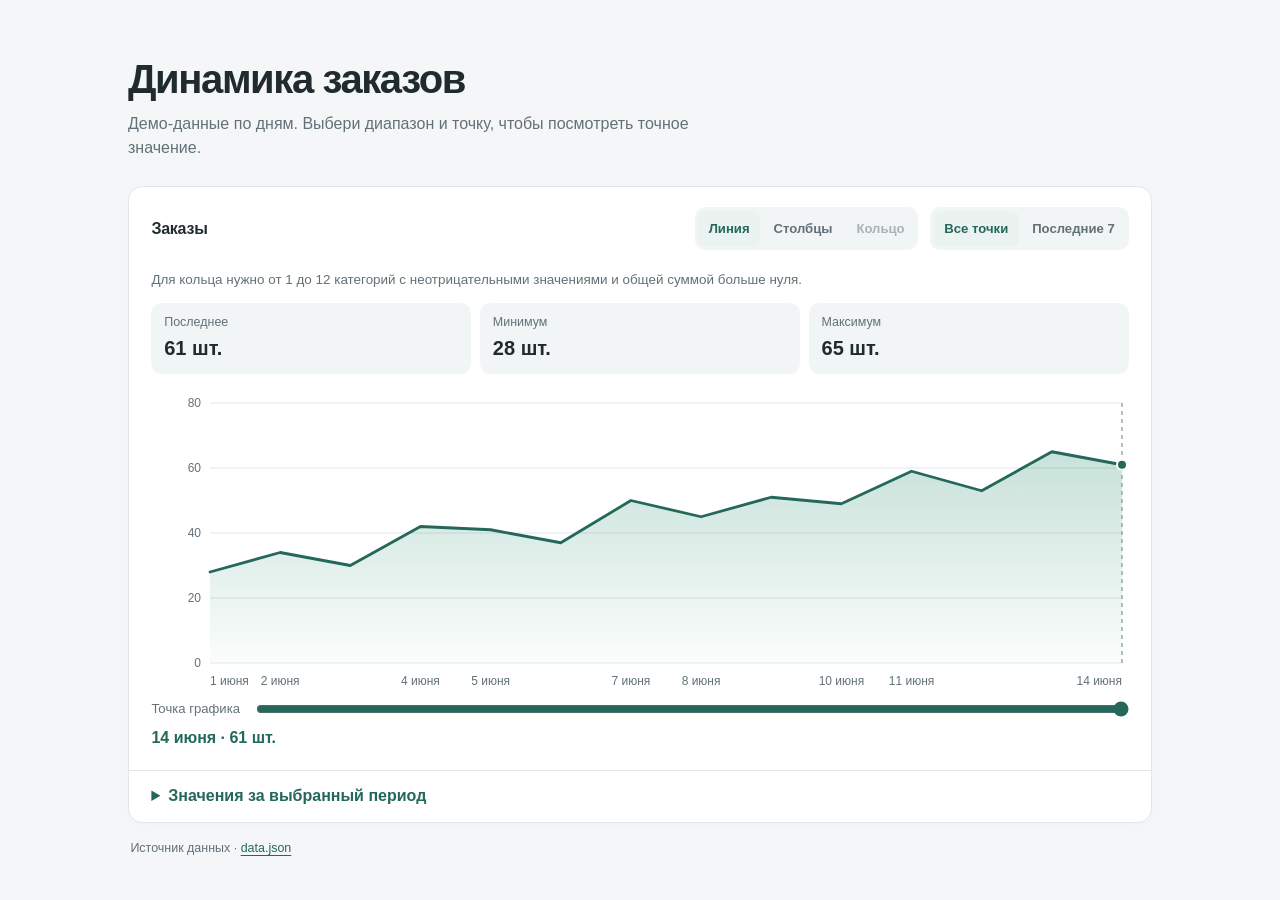
<file: templates/chart/index.html>
<!doctype html>
<html lang="ru">
<head>
  <meta charset="utf-8">
  <meta name="viewport" content="width=device-width, initial-scale=1">
  <title>График · Handy</title>
  <link rel="stylesheet" href="../shared/styles.css">
  <script type="module" src="chart.js"></script>
</head>
<body>
  <main class="shell">
    <header class="intro">
      <h1>График</h1>
      <p id="description"></p>
    </header>
    <p id="notice" class="notice" role="status">Загружаю данные…</p>
    <section id="report" class="card" aria-labelledby="series" hidden>
      <div class="card-heading">
        <h2 id="series">Ряд данных</h2>
        <div class="card-tools">
          <div class="choice" role="group" aria-label="Вид графика">
            <button type="button" id="line-chart" aria-controls="chart" aria-pressed="true">Линия</button>
            <button type="button" id="bar-chart" aria-controls="chart" aria-pressed="false">Столбцы</button>
            <button type="button" id="donut-chart" aria-controls="chart" aria-describedby="donut-note" aria-pressed="false">Кольцо</button>
          </div>
          <div id="period" class="choice" role="group" aria-label="Диапазон графика">
            <button type="button" id="all-points" aria-pressed="true">Все точки</button>
            <button type="button" id="recent-points" aria-pressed="false">Последние 7</button>
          </div>
        </div>
      </div>
      <p id="donut-note" class="chart-note" role="status" hidden>Для кольца нужно от 1 до 12 категорий с неотрицательными значениями и общей суммой больше нуля.</p>
      <dl class="metrics">
        <div><dt>Последнее</dt><dd id="last"></dd></div>
        <div><dt>Минимум</dt><dd id="minimum"></dd></div>
        <div><dt>Максимум</dt><dd id="maximum"></dd></div>
      </dl>
      <div class="plot">
        <svg id="chart" role="img" aria-labelledby="chart-label"></svg>
      </div>
      <ul id="donut-key" class="donut-key" aria-label="Доли категорий" hidden></ul>
      <div class="chart-picker">
        <label for="point">Точка графика</label>
        <input id="point" type="range" min="0" max="0" step="1">
        <p id="selection"></p>
      </div>
      <details>
        <summary>Значения за выбранный период</summary>
        <div class="scroll" role="region" aria-label="Значения графика" tabindex="0">
          <table>
            <thead><tr><th scope="col">Точка</th><th scope="col" id="value-column" class="number">Значение</th></tr></thead>
            <tbody id="point-rows"></tbody>
          </table>
        </div>
      </details>
    </section>
    <p class="source">Источник данных · <a href="data.json">data.json</a></p>
  </main>
</body>
</html>
</file>
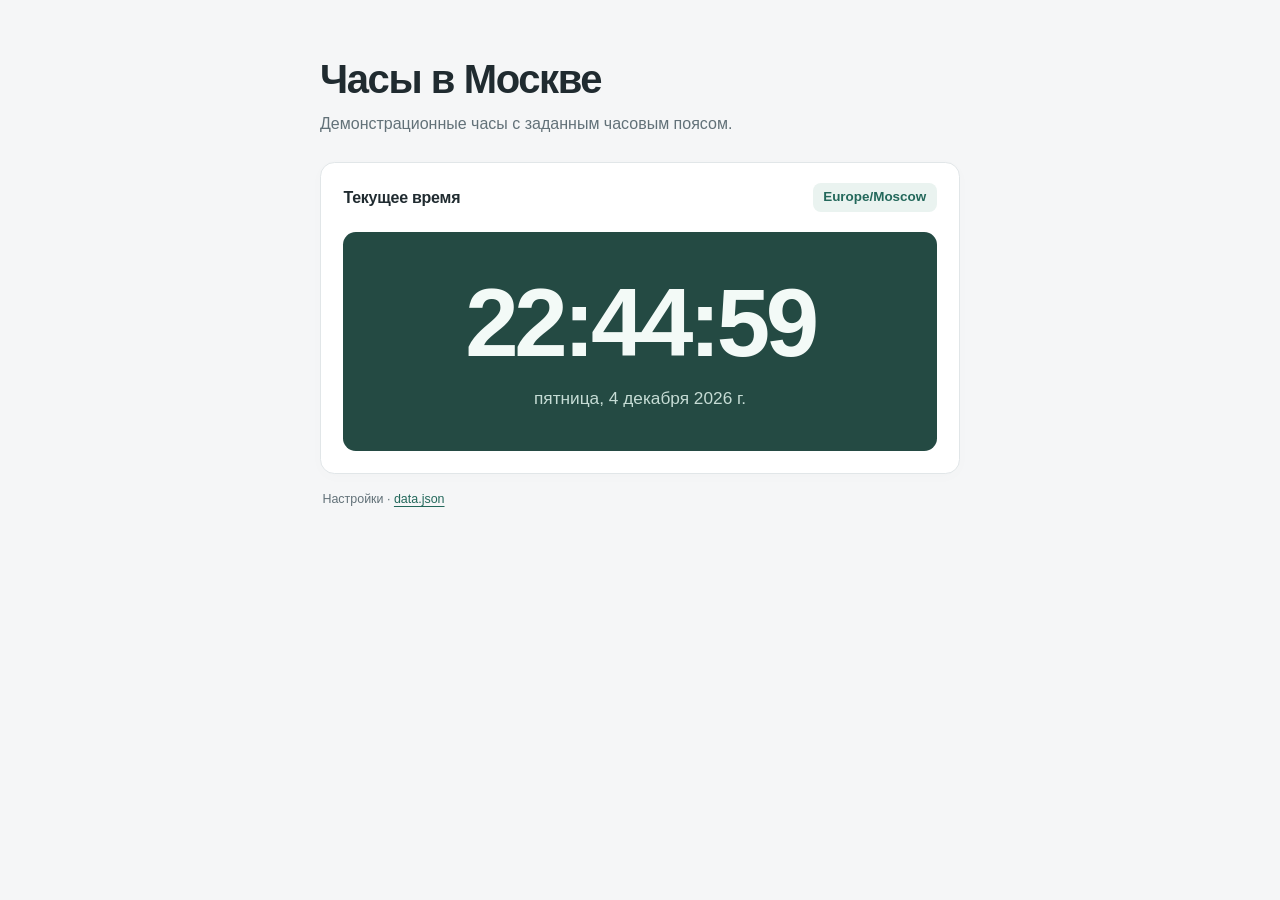
<file: templates/clock/index.html>
<!doctype html>
<html lang="ru">
<head>
  <meta charset="utf-8">
  <meta name="viewport" content="width=device-width, initial-scale=1">
  <title>Часы · Handy</title>
  <link rel="stylesheet" href="../shared/styles.css">
  <script type="module" src="clock.js"></script>
</head>
<body>
  <main class="shell utility-shell">
    <header class="intro">
      <h1>Часы</h1>
      <p id="description"></p>
    </header>
    <p id="notice" class="notice" role="status">Загружаю настройки…</p>
    <section id="report" class="card" aria-labelledby="clock-heading" hidden>
      <div class="card-heading">
        <h2 id="clock-heading">Текущее время</h2>
        <span class="badge" id="clock-zone"></span>
      </div>
      <div class="clock-face">
        <time id="clock-time" role="timer"></time>
        <p id="clock-date"></p>
      </div>
    </section>
    <p class="source">Настройки · <a href="data.json">data.json</a></p>
  </main>
</body>
</html>
</file>
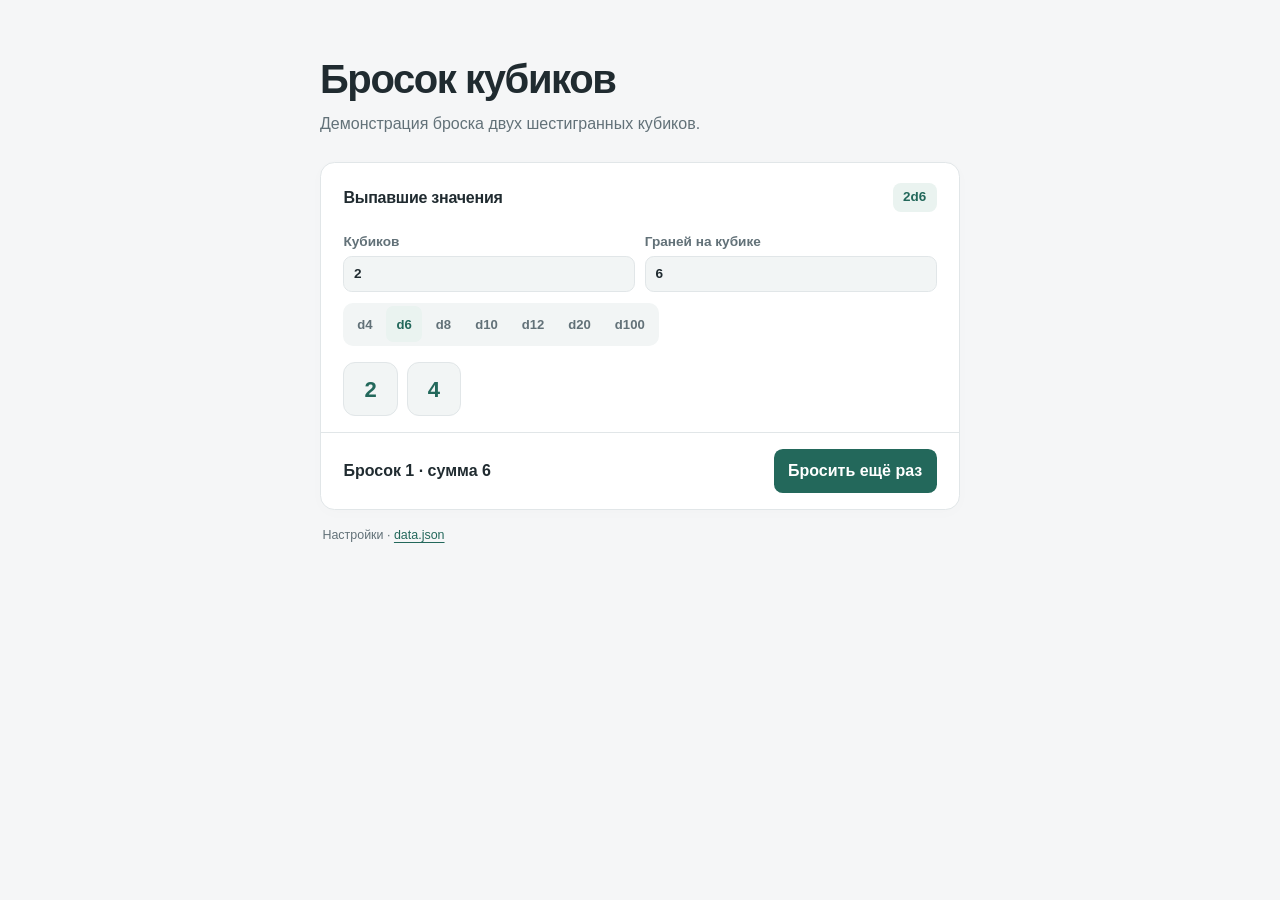
<file: templates/dice/index.html>
<!doctype html>
<html lang="ru">
<head>
  <meta charset="utf-8">
  <meta name="viewport" content="width=device-width, initial-scale=1">
  <title>Кубик · Handy</title>
  <link rel="stylesheet" href="../shared/styles.css">
  <script type="module" src="dice.js"></script>
</head>
<body>
  <main class="shell utility-shell">
    <header class="intro">
      <h1>Кубик</h1>
      <p id="description"></p>
    </header>
    <p id="notice" class="notice" role="status">Загружаю настройки…</p>
    <section id="report" class="card" aria-labelledby="dice-heading" hidden>
      <div class="card-heading">
        <h2 id="dice-heading">Выпавшие значения</h2>
        <span class="badge" id="dice-shape"></span>
      </div>
      <div class="dice-settings" role="group" aria-label="Настройки броска">
        <div class="dice-fields">
          <label for="dice-count">Кубиков
            <input type="number" id="dice-count" min="1" max="20" step="1" inputmode="numeric" autocomplete="off">
          </label>
          <label for="dice-sides">Граней на кубике
            <input type="number" id="dice-sides" min="2" max="1000" step="1" inputmode="numeric" autocomplete="off">
          </label>
        </div>
        <div class="choice dice-presets" role="group" aria-label="Стандартные кубики">
          <button type="button" data-sides="4" aria-pressed="false">d4</button>
          <button type="button" data-sides="6" aria-pressed="false">d6</button>
          <button type="button" data-sides="8" aria-pressed="false">d8</button>
          <button type="button" data-sides="10" aria-pressed="false">d10</button>
          <button type="button" data-sides="12" aria-pressed="false">d12</button>
          <button type="button" data-sides="20" aria-pressed="false">d20</button>
          <button type="button" data-sides="100" aria-pressed="false">d100</button>
        </div>
      </div>
      <ul class="dice-values" id="dice-values" role="list"></ul>
      <div class="dice-result">
        <p role="status" id="dice-summary"></p>
        <button type="button" class="primary" id="roll-again">Бросить</button>
      </div>
    </section>
    <p class="source">Настройки · <a href="data.json">data.json</a></p>
  </main>
</body>
</html>
</file>
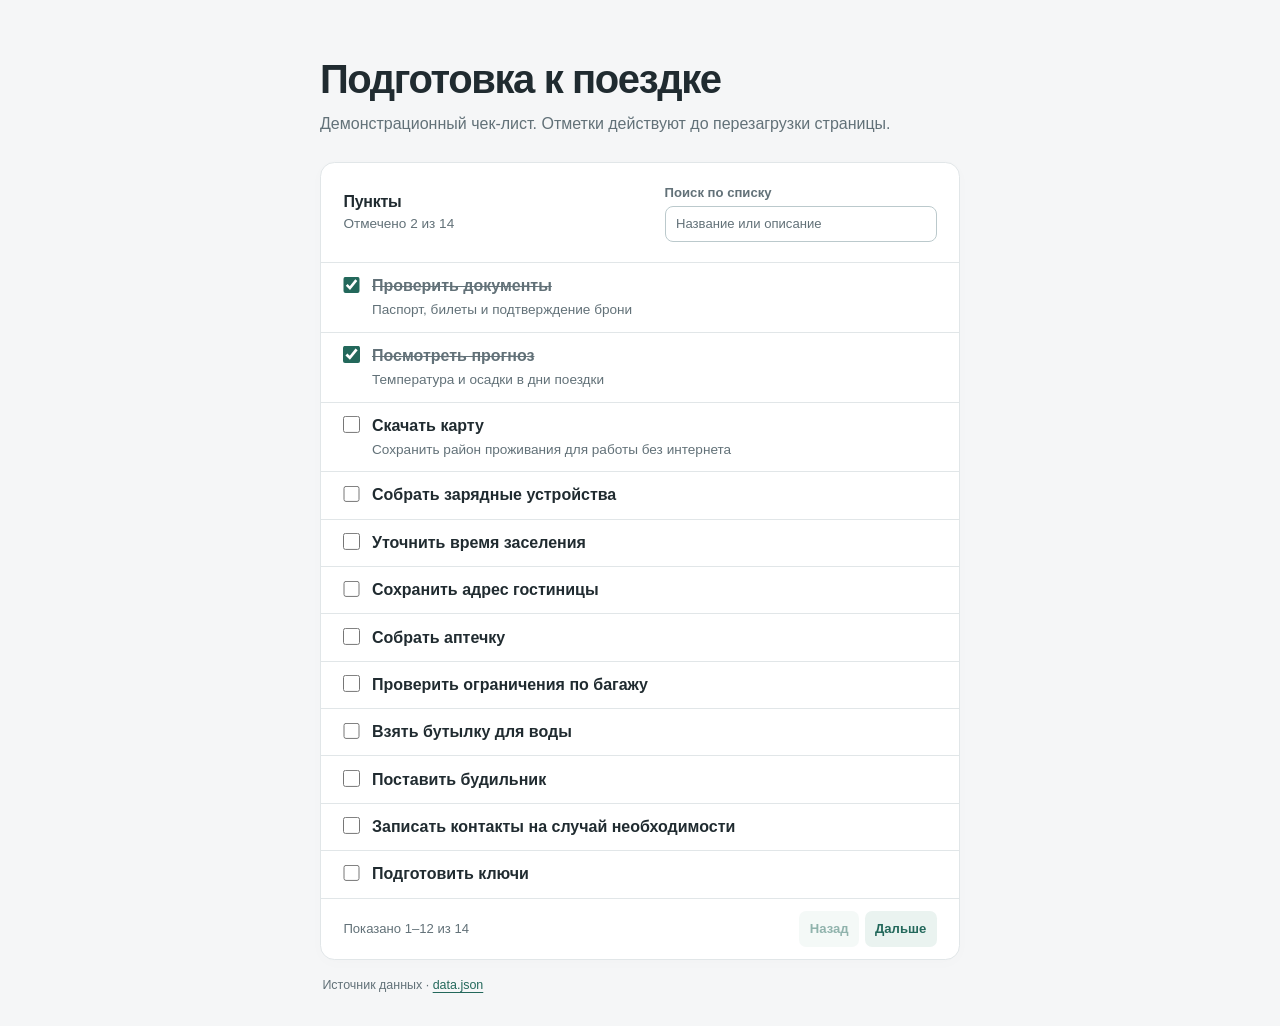
<file: templates/list/index.html>
<!doctype html>
<html lang="ru">
<head>
  <meta charset="utf-8">
  <meta name="viewport" content="width=device-width, initial-scale=1">
  <title>Список · Handy</title>
  <link rel="stylesheet" href="../shared/styles.css">
  <script type="module" src="list.js"></script>
</head>
<body>
  <main class="shell utility-shell">
    <header class="intro">
      <h1>Список</h1>
      <p id="description"></p>
    </header>
    <p id="notice" class="notice" role="status">Загружаю список…</p>
    <section id="report" class="card" aria-labelledby="list-heading" hidden>
      <div class="card-heading">
        <div>
          <h2 id="list-heading">Пункты</h2>
          <p id="checked-count" class="quiet" role="status" hidden></p>
        </div>
        <label class="search" for="list-filter" id="list-search">Поиск по списку
          <input type="search" id="list-filter" placeholder="Название или описание" autocomplete="off">
        </label>
      </div>
      <ul id="list-items" class="list-items" role="list"></ul>
      <p id="list-empty" class="list-empty" hidden></p>
      <div class="pager">
        <p id="list-count" role="status"></p>
        <span id="list-pagination" hidden>
          <button type="button" id="previous-page">Назад</button>
          <button type="button" id="next-page">Дальше</button>
        </span>
      </div>
    </section>
    <p class="source">Источник данных · <a href="data.json">data.json</a></p>
  </main>
</body>
</html>
</file>
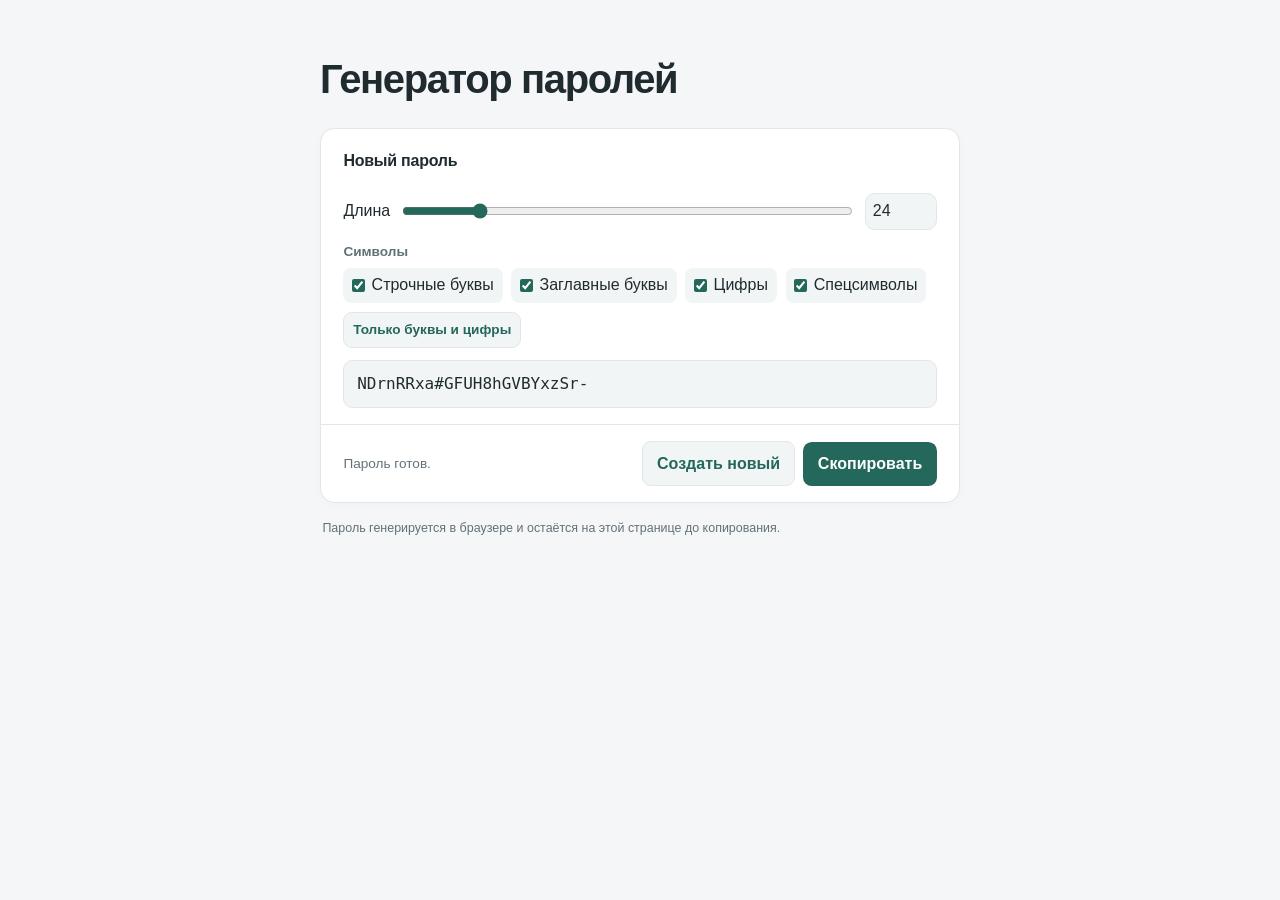
<file: templates/password/index.html>
<!doctype html>
<html lang="ru">
<head>
  <meta charset="utf-8">
  <meta name="viewport" content="width=device-width, initial-scale=1">
  <title>Генератор паролей · Handy</title>
  <link rel="stylesheet" href="../shared/styles.css">
  <script type="module" src="password.js"></script>
</head>
<body>
  <main class="shell utility-shell">
    <header class="intro">
      <h1>Генератор паролей</h1>
      <p id="description"></p>
    </header>
    <p id="notice" class="notice" role="status">Загружаю настройки…</p>
    <section id="report" class="card" aria-labelledby="password-heading" hidden>
      <div class="card-heading">
        <h2 id="password-heading">Новый пароль</h2>
      </div>
      <div class="password-controls">
        <div class="password-length">
          <label for="password-length">Длина</label>
          <input type="range" id="password-length" min="4" max="128" step="1">
          <input type="number" id="password-length-exact" min="4" max="128" step="1" inputmode="numeric"
                 aria-label="Точная длина пароля" autocomplete="off">
        </div>
        <fieldset class="password-alphabet">
          <legend>Символы</legend>
          <div class="password-groups" id="password-groups">
            <label><input type="checkbox" value="lowercase"> Строчные буквы</label>
            <label><input type="checkbox" value="uppercase"> Заглавные буквы</label>
            <label><input type="checkbox" value="digits"> Цифры</label>
            <label><input type="checkbox" value="symbols"> Спецсимволы</label>
          </div>
          <button type="button" class="password-secondary password-preset" id="password-letters-digits">Только буквы и цифры</button>
        </fieldset>
        <label class="sr-only" for="password-value">Сгенерированный пароль</label>
        <input type="text" id="password-value" class="password-value" readonly
               autocomplete="off" spellcheck="false" autocorrect="off" autocapitalize="off">
      </div>
      <div class="password-actions">
        <p id="password-status" class="quiet" role="status"></p>
        <div class="password-buttons">
          <button type="button" class="password-secondary" id="password-regenerate">Создать новый</button>
          <button type="button" class="primary" id="password-copy">Скопировать</button>
        </div>
      </div>
    </section>
    <p class="source">Пароль генерируется в браузере и остаётся на этой странице до копирования.</p>
  </main>
</body>
</html>
</file>
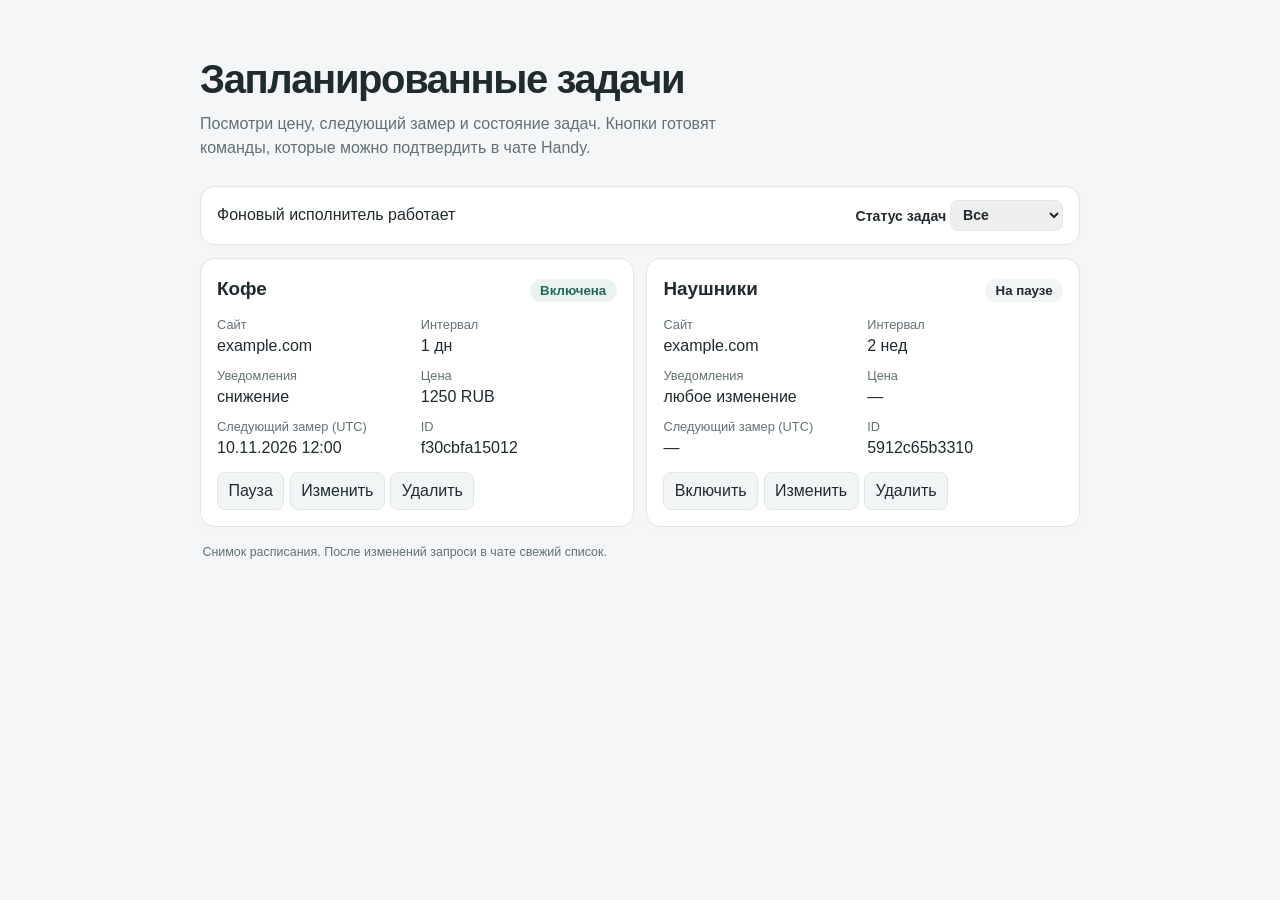
<file: templates/schedules/index.html>
<!doctype html>
<html lang="ru">
<head>
  <meta charset="utf-8">
  <meta name="viewport" content="width=device-width, initial-scale=1">
  <title>Запланированные задачи · Handy</title>
  <link rel="stylesheet" href="../shared/styles.css">
  <script type="module" src="schedules.js"></script>
</head>
<body>
  <main class="shell schedule-shell">
    <header class="intro">
      <h1>Запланированные задачи</h1>
      <p id="description"></p>
    </header>
    <p id="notice" class="notice" role="status">Загружаю задачи…</p>
    <section id="report" hidden>
      <div class="card schedule-tools">
        <p id="worker-status"></p>
        <label>Статус задач
          <select id="job-filter">
            <option value="all">Все</option>
            <option value="on">Включены</option>
            <option value="off">На паузе</option>
          </select>
        </label>
      </div>
      <div id="schedule-command" class="card schedule-tools" hidden>
        <label for="command-value">Команда для чата Handy</label>
        <input id="command-value" readonly>
        <p id="command-status" role="status"></p>
      </div>
      <ul id="jobs" class="schedule-jobs"></ul>
      <p id="jobs-empty" class="notice" hidden></p>
    </section>
    <p class="source">Снимок расписания. После изменений запроси в чате свежий список.</p>
  </main>
</body>
</html>
</file>
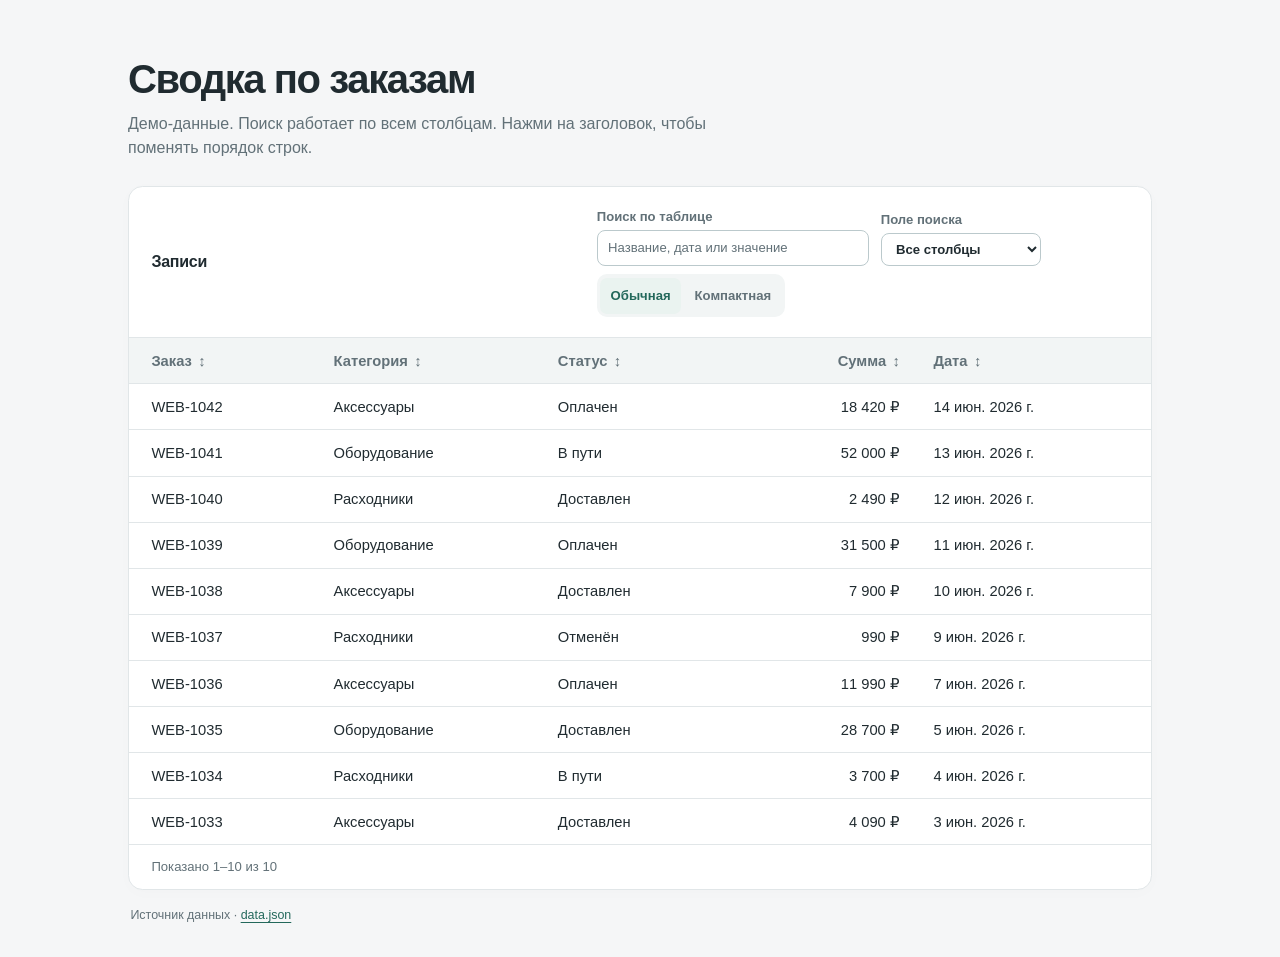
<file: templates/table/index.html>
<!doctype html>
<html lang="ru">
<head>
  <meta charset="utf-8">
  <meta name="viewport" content="width=device-width, initial-scale=1">
  <title>Таблица · Handy</title>
  <link rel="stylesheet" href="../shared/styles.css">
  <script type="module" src="table.js"></script>
</head>
<body>
  <main class="shell">
    <header class="intro">
      <h1>Таблица</h1>
      <p id="description"></p>
    </header>
    <p id="notice" class="notice" role="status">Загружаю данные…</p>
    <section id="report" class="card" aria-labelledby="table-heading" hidden>
      <div class="card-heading">
        <h2 id="table-heading">Записи</h2>
        <div class="card-tools">
          <label class="search" for="filter">Поиск по таблице
            <input type="search" id="filter" placeholder="Название, дата или значение" autocomplete="off">
          </label>
          <label class="search filter-column" for="filter-column">Поле поиска
            <select id="filter-column">
              <option value="">Все столбцы</option>
            </select>
          </label>
          <div class="choice" role="group" aria-label="Плотность строк">
            <button type="button" id="comfortable-table" aria-controls="data-table" aria-pressed="true">Обычная</button>
            <button type="button" id="compact-table" aria-controls="data-table" aria-pressed="false">Компактная</button>
          </div>
        </div>
      </div>
      <p id="scroll-hint" class="scroll-hint" hidden>Прокрути таблицу в сторону, чтобы увидеть остальные столбцы.</p>
      <div id="table-scroll" class="scroll" role="region" aria-label="Строки таблицы">
        <table id="data-table">
          <caption class="sr-only" id="table-caption">Записи</caption>
          <thead><tr id="columns"></tr></thead>
          <tbody id="rows"></tbody>
        </table>
      </div>
      <div class="pager">
        <p id="row-count" role="status"></p>
        <span id="pagination" hidden>
          <button type="button" id="previous-page">Назад</button>
          <button type="button" id="next-page">Дальше</button>
        </span>
      </div>
    </section>
    <p class="source">Источник данных · <a href="data.json">data.json</a></p>
  </main>
</body>
</html>
</file>
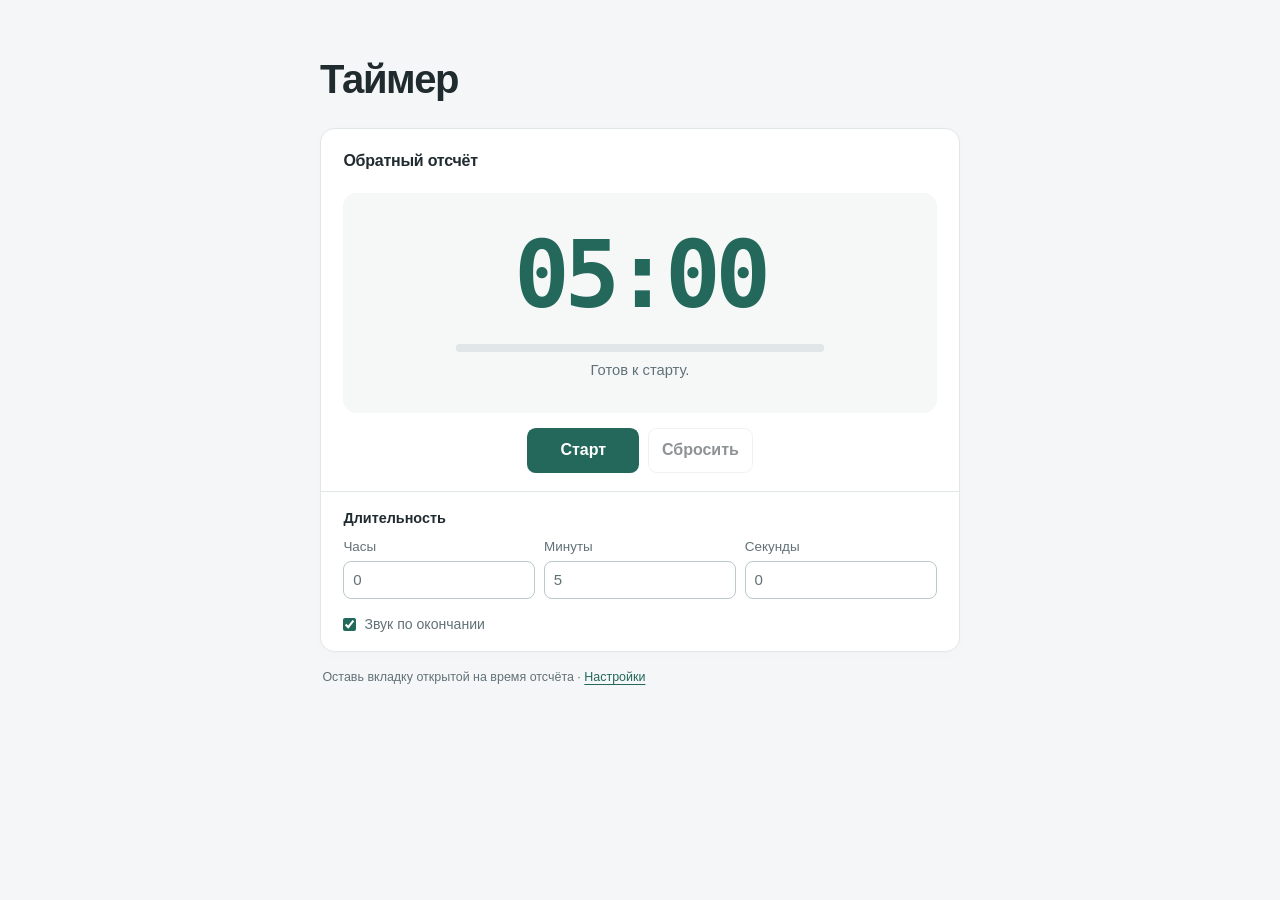
<file: templates/timer/index.html>
<!doctype html>
<html lang="ru">
<head>
  <meta charset="utf-8">
  <meta name="viewport" content="width=device-width, initial-scale=1">
  <title>Таймер · Handy</title>
  <link rel="stylesheet" href="../shared/styles.css">
  <script type="module" src="timer.js"></script>
</head>
<body>
  <main class="shell utility-shell">
    <header class="intro">
      <h1>Таймер</h1>
      <p id="description"></p>
    </header>
    <p id="notice" class="notice" role="status">Загружаю настройки…</p>
    <section id="report" class="card timer-card" aria-labelledby="timer-phase" hidden>
      <div class="card-heading">
        <h2 id="timer-phase">Обратный отсчёт</h2>
        <span class="badge" id="timer-rounds" hidden></span>
      </div>
      <div class="timer-face">
        <output id="timer-time" class="timer-number" role="timer" aria-live="off" aria-label="Оставшееся время"></output>
        <progress id="timer-progress" max="1" value="0" aria-label="Ход отсчёта"></progress>
        <p id="timer-status" role="status"></p>
      </div>
      <div class="timer-actions">
        <button type="button" class="primary" id="timer-toggle">Старт</button>
        <button type="button" class="timer-secondary" id="timer-reset">Сбросить</button>
        <button type="button" class="timer-secondary" id="timer-skip" hidden>Пропустить этап</button>
      </div>
      <div class="timer-settings">
        <fieldset id="countdown-settings" hidden>
          <legend>Длительность</legend>
          <div class="timer-fields">
            <label>Часы <input type="number" name="hours" min="0" max="24" step="1" inputmode="numeric"></label>
            <label>Минуты <input type="number" name="minutes" min="0" max="59" step="1" inputmode="numeric"></label>
            <label>Секунды <input type="number" name="seconds" min="0" max="59" step="1" inputmode="numeric"></label>
          </div>
        </fieldset>
        <fieldset id="pomodoro-settings" hidden>
          <legend>Настройки цикла</legend>
          <div class="timer-fields">
            <label>Фокус, мин <input type="number" name="focusMinutes" min="1" max="120" step="1" inputmode="numeric"></label>
            <label>Короткий перерыв, мин <input type="number" name="shortBreakMinutes" min="1" max="60" step="1" inputmode="numeric"></label>
            <label>Длинный перерыв, мин <input type="number" name="longBreakMinutes" min="1" max="60" step="1" inputmode="numeric"></label>
            <label>Сессий в цикле <input type="number" name="rounds" min="1" max="12" step="1" inputmode="numeric"></label>
          </div>
        </fieldset>
        <label class="timer-sound"><input type="checkbox" id="timer-sound" checked> Звук по окончании</label>
      </div>
    </section>
    <p class="source">Оставь вкладку открытой на время отсчёта · <a href="data.json">Настройки</a></p>
  </main>
</body>
</html>
</file>
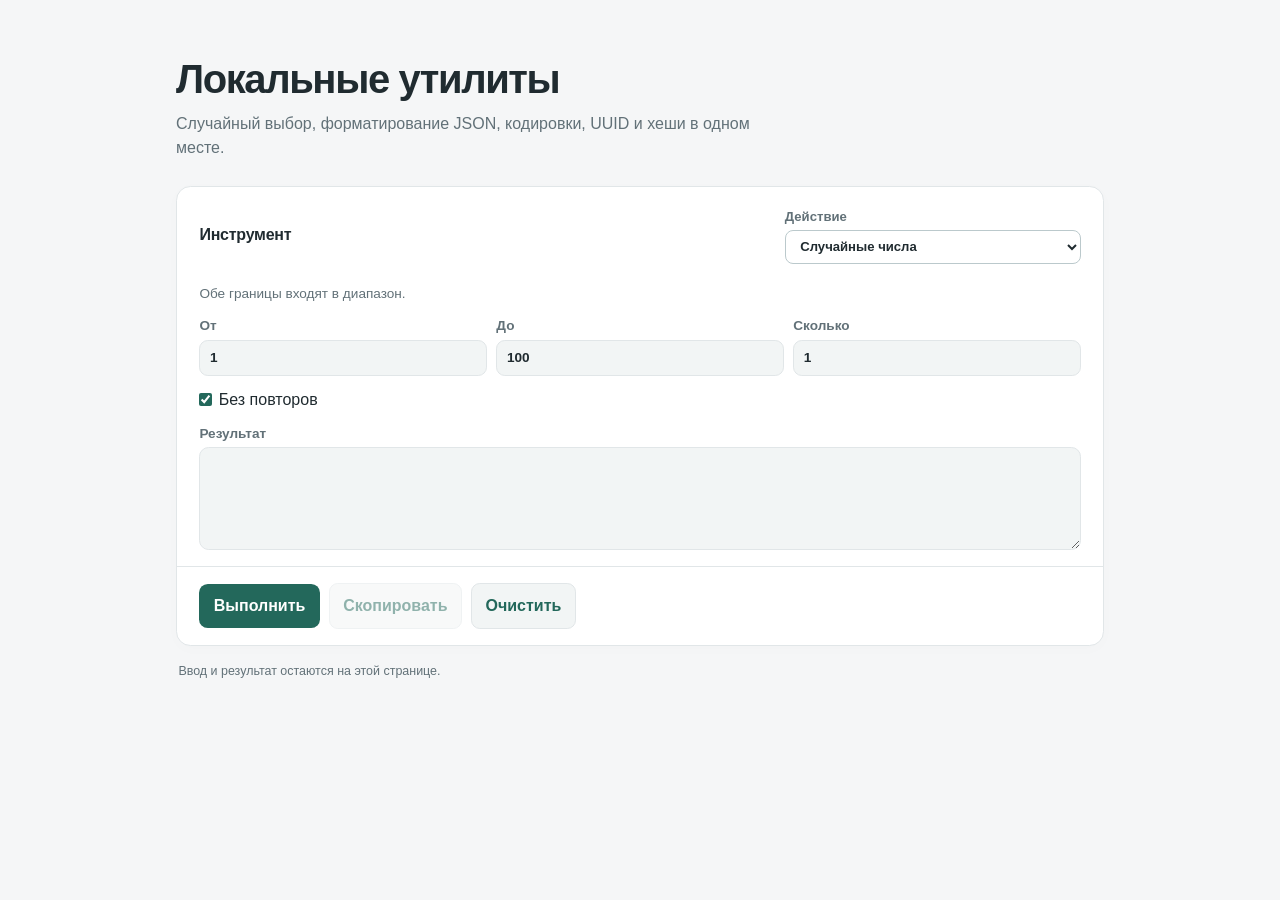
<file: templates/toolbox/index.html>
<!doctype html>
<html lang="ru">
<head>
  <meta charset="utf-8">
  <meta name="viewport" content="width=device-width, initial-scale=1">
  <title>Локальные утилиты · Handy</title>
  <link rel="stylesheet" href="../shared/styles.css">
  <script type="module" src="toolbox.js"></script>
</head>
<body>
  <main class="shell toolbox-shell">
    <header class="intro">
      <h1>Локальные утилиты</h1>
      <p id="description"></p>
    </header>
    <p id="notice" class="notice" role="status">Загружаю утилиты…</p>
    <section id="report" class="card" aria-labelledby="toolbox-heading" hidden>
      <div class="card-heading">
        <h2 id="toolbox-heading">Инструмент</h2>
        <label class="search">
          Действие
          <select id="toolbox-operation">
            <optgroup label="Случайный выбор">
              <option value="numbers">Случайные числа</option>
              <option value="choices">Выбор из списка</option>
              <option value="shuffle">Перемешать список</option>
              <option value="coin">Подбросить монету</option>
            </optgroup>
            <optgroup label="Данные и текст">
              <option value="json-format">Отформатировать JSON</option>
              <option value="json-minify">Сжать JSON</option>
              <option value="json-validate">Проверить JSON</option>
              <option value="text-count">Посчитать символы, слова и строки</option>
            </optgroup>
            <optgroup label="Кодировки">
              <option value="base64-encode">Закодировать в Base64</option>
              <option value="base64-decode">Декодировать Base64</option>
              <option value="base64url-encode">Закодировать в Base64 URL-safe</option>
              <option value="base64url-decode">Декодировать Base64 URL-safe</option>
              <option value="url-encode">Закодировать URL-компонент</option>
              <option value="url-decode">Декодировать URL-компонент</option>
              <option value="hex-encode">Закодировать в hex</option>
              <option value="hex-decode">Декодировать hex</option>
            </optgroup>
            <optgroup label="Идентификаторы и хеши">
              <option value="uuid">Сгенерировать UUID v4</option>
              <option value="sha256">Вычислить SHA-256</option>
            </optgroup>
          </select>
        </label>
      </div>
      <div class="password-controls">
        <p id="toolbox-hint" class="quiet"></p>
        <div class="dice-fields toolbox-settings" id="toolbox-settings">
          <label id="toolbox-min-field">От <input type="number" id="toolbox-min" min="-1000000000" max="1000000000" value="1" step="1"></label>
          <label id="toolbox-max-field">До <input type="number" id="toolbox-max" min="-1000000000" max="1000000000" value="100" step="1"></label>
          <label>Сколько <input type="number" id="toolbox-count" min="1" max="100" value="1" step="1"></label>
        </div>
        <label class="toolbox-check" id="toolbox-unique-field">
          <input type="checkbox" id="toolbox-unique" checked> Без повторов
        </label>
        <div class="toolbox-workspace">
          <label id="toolbox-input-field">
            <span id="toolbox-input-label">Ввод</span>
            <textarea id="toolbox-input" rows="8" maxlength="16000" autocomplete="off" spellcheck="false"></textarea>
          </label>
          <label>
            Результат
            <textarea id="toolbox-output" rows="8" readonly spellcheck="false"></textarea>
          </label>
        </div>
      </div>
      <div class="password-actions">
        <p id="toolbox-status" class="quiet" role="status" aria-live="polite"></p>
        <div class="password-buttons">
          <button type="button" class="primary" id="toolbox-run">Выполнить</button>
          <button type="button" class="password-secondary" id="toolbox-copy" disabled>Скопировать</button>
          <button type="button" class="password-secondary" id="toolbox-clear">Очистить</button>
        </div>
      </div>
    </section>
    <p class="source">Ввод и результат остаются на этой странице.</p>
  </main>
</body>
</html>
</file>
<file: templates/shared/styles.css>
:root {
  color-scheme: light;
  --bg: #f5f6f7;
  --surface: #ffffff;
  --ink: #202b30;
  --muted: #627178;
  --line: #e1e6e8;
  --tint: #f2f5f5;
  --accent: #23685b;
  --accent-hover: #185347;
  --accent-soft: #e1eeea;
  --line-strong: #bbc9cc;
  --accent-light: #eaf3f0;
  --radius: .9rem;
  font: 16px/1.5 -apple-system, BlinkMacSystemFont, "Segoe UI", sans-serif;
  -webkit-font-smoothing: antialiased;
}
* { box-sizing: border-box; }
[hidden] { display: none !important; }
body { margin: 0; color: var(--ink); background: var(--bg); }
button, input, select, textarea { color: inherit; font: inherit; }
button { min-height: 2.25rem; cursor: pointer; }
button:disabled { cursor: default; opacity: .5; }
a { color: var(--accent); text-underline-offset: .22em; }
:focus-visible { outline: 2px solid var(--accent); outline-offset: 3px; }
.shell { width: min(64rem, 100% - 3rem); margin-inline: auto; }
main { padding-block: clamp(1.5rem, 5vw, 3.5rem) 2rem; }
.intro { margin-bottom: 1.6rem; }
h1 { margin: 0; font-size: clamp(1.8rem, 4vw, 2.5rem); font-weight: 700; letter-spacing: -.035em; line-height: 1.15; overflow-wrap: anywhere; }
#description { max-width: 66ch; margin: .65rem 0 0; color: var(--muted); overflow-wrap: anywhere; }
#description:empty { display: none; }
.card { border: 1px solid var(--line); border-radius: var(--radius); background: var(--surface); box-shadow: 0 3px 16px #20323804; overflow: hidden; }
.card-heading { display: flex; flex-wrap: wrap; align-items: center; justify-content: space-between; gap: .75rem 1rem; padding: 1.25rem 1.4rem; }
.card-heading h2 { margin: 0; font-size: 1rem; font-weight: 650; letter-spacing: -.015em; overflow-wrap: anywhere; }
.card-tools { display: flex; flex-wrap: wrap; align-items: flex-end; gap: .5rem .75rem; min-width: 0; }
.choice { display: inline-flex; padding: .22rem; gap: .2rem; border-radius: .62rem; background: var(--tint); }
.choice button, .pager button { border: 0; border-radius: .45rem; padding: .43rem .65rem; background: transparent; color: var(--muted); font-size: .82rem; font-weight: 650; }
.choice button[aria-pressed="true"], .pager button { background: var(--accent-light); color: var(--accent); }
.choice button:not(:disabled):hover, .pager button:not(:disabled):hover { background: var(--accent-soft); }
.metrics { display: grid; grid-template-columns: repeat(3, minmax(0, 1fr)); gap: .55rem; margin: 0; padding: 0 1.4rem; }
.metrics div { min-width: 0; border-radius: .65rem; padding: .65rem .8rem; background: var(--tint); }
.metrics dt { color: var(--muted); font-size: .78rem; }
.metrics dd { margin: .08rem 0 0; font-weight: 720; font-size: clamp(.92rem, 2.7vw, 1.25rem); font-variant-numeric: tabular-nums; overflow-wrap: anywhere; }
.plot { padding: .7rem .75rem 0; }
.plot svg { display: block; width: 100%; height: auto; overflow: hidden; }
.grid-line { stroke: var(--line); stroke-width: 1; }
.zero-line { stroke: var(--line-strong); }
.axis-label { fill: var(--muted); font-size: 12px; }
.series-line { fill: none; stroke: var(--accent); stroke-width: 2.8; stroke-linejoin: round; stroke-linecap: round; }
.series-bar { fill: #489278; }
.series-bar.selected { fill: var(--accent); }
.chart-note { margin: 0 1.4rem .8rem; color: var(--muted); font-size: .84rem; }
.donut-segment { fill: none; opacity: .78; cursor: pointer; }
.donut-segment.selected { opacity: 1; }
.donut-share { fill: var(--ink); font-size: 2rem; font-weight: 720; font-variant-numeric: tabular-nums; }
.donut-key { display: grid; grid-template-columns: repeat(auto-fit, minmax(min(100%, 11rem), 1fr)); gap: .35rem; margin: 0 1.4rem .75rem; padding: 0; list-style: none; }
.donut-key button { display: grid; grid-template-columns: auto minmax(0, 1fr) auto; align-items: center; gap: .45rem; width: 100%; border: 0; border-radius: .45rem; padding: .4rem .55rem; background: var(--tint); text-align: left; font-size: .82rem; overflow-wrap: anywhere; }
.donut-key button:hover, .donut-key button[aria-pressed="true"] { background: var(--accent-light); }
.key-share { color: var(--muted); font-variant-numeric: tabular-nums; white-space: nowrap; }
.selected-guide { stroke: #608677; stroke-width: 1; stroke-dasharray: 4 4; }
.selected-dot { stroke: var(--surface); stroke-width: 2; fill: var(--accent); }
.chart-picker { display: grid; grid-template-columns: auto 1fr; align-items: center; gap: .3rem 1rem; margin: .25rem 1.4rem 1.25rem; }
.chart-picker label { color: var(--muted); font-size: .82rem; }
.chart-picker input { accent-color: var(--accent); min-width: 0; width: 100%; margin: 0; }
.chart-picker p { grid-column: 1 / -1; margin: .15rem 0 0; color: var(--accent); font-weight: 700; overflow-wrap: anywhere; }
details { border-top: 1px solid var(--line); }
summary { padding: .85rem 1.4rem; color: var(--accent); font-weight: 650; cursor: pointer; }
.search { display: grid; gap: .22rem; min-width: min(100%, 17rem); color: var(--muted); font-size: .82rem; font-weight: 650; }
.search :is(input, select) { width: 100%; border: 1px solid var(--line-strong); border-radius: .5rem; background: var(--surface); padding: .45rem .65rem; color: var(--ink); font: inherit; }
.filter-column { min-width: min(100%, 10rem); max-width: min(100%, 17rem); }
.search input::placeholder { color: var(--muted); font-weight: 400; }
.scroll { overflow: auto; }
.scroll:focus-visible { outline-offset: -2px; }
table { width: 100%; border-collapse: collapse; font-size: .92rem; }
th, td { border-top: 1px solid var(--line); padding: .72rem 1.05rem; text-align: left; vertical-align: top; overflow-wrap: anywhere; }
th:first-child, td:first-child { padding-left: 1.4rem; }
th:last-child, td:last-child { padding-right: 1.4rem; }
thead { background: var(--tint); color: var(--muted); }
thead button { min-height: auto; display: inline-flex; align-items: center; gap: .4rem; padding: 0; border: 0; background: transparent; text-align: left; font-weight: 700; }
thead button:hover, thead th[aria-sort] { color: var(--accent); }
tbody tr:hover { background: #f7f9f9; }
.number { text-align: right; font-variant-numeric: tabular-nums; white-space: nowrap; }
#data-table.wide { min-width: 36rem; }
#data-table.wide th, #data-table.wide td { min-width: 7rem; max-width: 22rem; overflow-wrap: break-word; }
#data-table.compact :is(th, td) { padding-block: .38rem; }
.scroll-hint { margin: 0; padding: 0 1.4rem .65rem; color: var(--muted); font-size: .82rem; }
.pager { display: flex; align-items: center; justify-content: space-between; flex-wrap: wrap; gap: .5rem; border-top: 1px solid var(--line); padding: .75rem 1.4rem; color: var(--muted); font-size: .82rem; }
.pager p { margin: 0; }
.pager span { display: flex; gap: .35rem; }
.source, .notice { color: var(--muted); font-size: .875rem; overflow-wrap: anywhere; }
.source { margin: 1rem .15rem 0; font-size: .78rem; }
.notice { padding: .75rem 1rem; border-radius: .65rem; background: var(--surface); }
.notice.error { color: #853c2e; }
.utility-shell { max-width: 40rem; }
.quiet { margin: 0; color: var(--muted); font-size: .85rem; overflow-wrap: anywhere; }
.badge { padding: .28rem .65rem; border-radius: .5rem; background: var(--accent-light); color: var(--accent); font-size: .84rem; font-weight: 700; overflow-wrap: anywhere; }
.list-items { list-style: none; padding: 0; margin: 0; }
.list-row { border-top: 1px solid var(--line); }
.list-row label, .list-row > div { display: flex; align-items: baseline; gap: .75rem; padding: .7rem 1.4rem; }
.list-row label { cursor: pointer; }
.list-row label:hover { background: var(--tint); }
.list-row > div::before { content: ''; align-self: center; flex: 0 0 .4rem; height: .4rem; border-radius: 50%; background: var(--accent); }
.list-row input { flex: 0 0 auto; width: 1.04rem; height: 1.04rem; margin: 0; accent-color: var(--accent); transform: translateY(.12rem); }
.list-row input:checked + .list-copy .list-label { color: var(--muted); text-decoration: line-through; }
.list-copy { display: grid; min-width: 0; gap: .12rem; overflow-wrap: anywhere; }
.list-label { font-weight: 650; }
.list-empty { border-top: 1px solid var(--line); margin: 0; padding: 1rem 1.4rem; color: var(--muted); }
.clock-face { margin: 0 1.4rem 1.4rem; padding: clamp(1.25rem, 4vw, 2.4rem) .5rem; border-radius: .8rem; text-align: center; color: #f3faf7; background: #244a43; }
.clock-face time { display: block; font-size: clamp(2.45rem, 10.5vw, 6rem); font-weight: 760; letter-spacing: -.045em; font-variant-numeric: tabular-nums; line-height: 1.1; }
.clock-face p { margin: .65rem 0 0; color: #c6dcd5; font-size: clamp(.9rem, 2.8vw, 1.08rem); }
.dice-settings { display: grid; gap: .7rem; margin: 0 1.4rem 1rem; }
.dice-fields { display: flex; flex-wrap: wrap; gap: .6rem; }
.dice-fields label { display: grid; flex: 1 1 9rem; gap: .25rem; min-width: 0; color: var(--muted); font-size: .85rem; font-weight: 650; }
.dice-fields input { width: 100%; min-width: 0; padding: .4rem .6rem; border: 1px solid var(--line); border-radius: .55rem; background: var(--tint); color: var(--ink); font-variant-numeric: tabular-nums; }
.dice-fields input[aria-invalid="true"] { border-color: #9d503e; }
.dice-presets { width: fit-content; flex-wrap: wrap; }
.dice-values { display: flex; flex-wrap: wrap; list-style: none; gap: .55rem; margin: 0; padding: 0 1.4rem 1rem; }
.dice-values:empty { display: none; }
.dice-values li { display: grid; place-items: center; min-width: 3.4rem; min-height: 3.4rem; padding: .4rem; border: 1px solid var(--line); border-radius: .75rem; color: var(--accent); background: var(--tint); font-size: 1.38rem; font-variant-numeric: tabular-nums; font-weight: 760; }
.dice-result, .password-actions { display: flex; flex-wrap: wrap; align-items: center; justify-content: space-between; gap: .75rem; border-top: 1px solid var(--line); padding: 1rem 1.4rem; }
.dice-result p { margin: 0; font-weight: 650; font-variant-numeric: tabular-nums; }
.password-controls { display: grid; gap: .75rem; padding: 0 1.4rem 1rem; }
.password-length { display: grid; grid-template-columns: auto minmax(0, 1fr) 4.5rem; align-items: center; gap: .75rem; }
.password-length input[type="range"] { min-width: 0; width: 100%; margin: 0; accent-color: var(--accent); }
.password-length input[type="number"], .password-value { width: 100%; min-width: 0; border: 1px solid var(--line); border-radius: .6rem; background: var(--tint); }
.password-length input[type="number"] { padding: .35rem .45rem; font-variant-numeric: tabular-nums; }
.password-alphabet { min-width: 0; margin: 0; padding: 0; border: 0; }
.password-alphabet legend { margin-bottom: .35rem; padding: 0; color: var(--muted); font-size: .85rem; font-weight: 650; }
.password-groups, .password-buttons { display: flex; flex-wrap: wrap; align-items: center; gap: .55rem; }
.password-groups label { display: flex; align-items: center; gap: .4rem; padding: .35rem .55rem; border-radius: .5rem; background: var(--tint); cursor: pointer; }
.password-groups input { margin: 0; accent-color: var(--accent); }
.password-value { padding: .7rem .8rem; font-family: ui-monospace, monospace; }
.password-secondary { padding: .6rem .85rem; border: 1px solid var(--line); border-radius: .55rem; background: var(--tint); color: var(--accent); font-weight: 650; }
.password-secondary:not(:disabled):hover { background: var(--accent-light); }
.password-preset { margin-top: .55rem; padding: .35rem .55rem; font-size: .85rem; }
.primary { min-height: 2.6rem; border: 0; border-radius: .55rem; padding: .63rem .9rem; color: #fff; background: var(--accent); font-weight: 650; }
.primary:not(:disabled):hover { background: var(--accent-hover); }
.timer-card { --timer-color: var(--accent); }
.timer-card[data-phase="short"], .timer-card[data-phase="long"] { --timer-color: #245986; }
.timer-card[data-state="done"] { --timer-color: #913c2b; }
.timer-face { margin: 0 clamp(.9rem, 4vw, 1.4rem); padding: clamp(1.05rem, 5vw, 2rem); border-radius: .85rem; background: #f5f8f7; text-align: center; }
.timer-number { display: block; color: var(--timer-color); font: 720 clamp(2.65rem, 11vw, 5.75rem)/1.1 ui-monospace, Menlo, monospace; letter-spacing: -.055em; font-variant-numeric: tabular-nums; white-space: nowrap; }
.timer-face progress { appearance: none; width: min(100%, 23rem); height: .5rem; margin: 1.15rem 0 .45rem; border: 0; border-radius: 1rem; background: var(--line); vertical-align: top; accent-color: var(--timer-color); }
.timer-face progress::-webkit-progress-bar { border-radius: 1rem; background: var(--line); }
.timer-face progress::-webkit-progress-value { border-radius: 1rem; background: var(--timer-color); }
.timer-face progress::-moz-progress-bar { border-radius: 1rem; background: var(--timer-color); }
.timer-face p { min-height: 1.5em; margin: 0; color: var(--muted); font-size: .92rem; }
.timer-actions { display: flex; flex-wrap: wrap; justify-content: center; gap: .55rem; padding: .9rem 1rem 1.1rem; }
.timer-actions .primary { min-width: 7rem; }
.timer-secondary { padding: .6rem .8rem; border: 1px solid var(--line); border-radius: .55rem; background: var(--surface); font-weight: 650; }
.timer-secondary:not(:disabled):hover { background: var(--tint); }
.timer-settings { display: grid; gap: .9rem; padding: 1rem clamp(.9rem, 4vw, 1.4rem); border-top: 1px solid var(--line); }
.timer-settings fieldset { min-width: 0; padding: 0; margin: 0; border: 0; }
.timer-settings legend { margin-bottom: .5rem; padding: 0; font-size: .9rem; font-weight: 700; }
.timer-fields { display: grid; grid-template-columns: repeat(auto-fit, minmax(min(100%, 7.2rem), 1fr)); gap: .55rem; }
#countdown-settings .timer-fields { grid-template-columns: repeat(3, minmax(0, 1fr)); }
.timer-fields label { display: flex; flex-direction: column; justify-content: space-between; gap: .24rem; color: var(--muted); font-size: .84rem; }
.timer-fields input { width: 100%; min-width: 0; padding: .42rem .55rem; border: 1px solid var(--line-strong); border-radius: .5rem; background: var(--surface); font-size: .94rem; }
.timer-fields input:disabled { background: var(--tint); }
.timer-sound { display: flex; align-items: center; gap: .5rem; width: fit-content; color: var(--muted); font-size: .88rem; }
.timer-sound input { margin: 0; accent-color: var(--accent); }
.toolbox-shell { max-width: 58rem; }
.toolbox-settings { display: grid; grid-template-columns: repeat(3, minmax(0, 1fr)); }
.toolbox-check { display: flex; align-items: center; gap: .4rem; width: fit-content; }
.toolbox-check input { margin: 0; accent-color: var(--accent); }
.toolbox-workspace { display: grid; grid-template-columns: repeat(auto-fit, minmax(min(100%, 17rem), 1fr)); gap: .7rem; }
.toolbox-workspace label { display: grid; gap: .22rem; min-width: 0; color: var(--muted); font-size: .85rem; font-weight: 650; }
.toolbox-workspace textarea { width: 100%; min-width: 0; resize: vertical; border: 1px solid var(--line); border-radius: .6rem; padding: .55rem .7rem; color: var(--ink); font: .9rem/1.45 ui-monospace, monospace; }
.toolbox-workspace textarea[readonly] { background: var(--tint); }
#toolbox-hint { margin: 0; }
#toolbox-hint:empty, #toolbox-status:empty { display: none; }
.toolbox-error { color: #853c2e; }
.schedule-shell { max-width: 55rem; }
.schedule-tools { display: flex; flex-wrap: wrap; align-items: center; gap: .6rem 1rem; padding: .8rem 1rem; margin-block: .7rem; }
.schedule-tools p { margin: 0; flex: 1 1 14rem; }
.schedule-tools label { font-size: .88rem; font-weight: 650; }
.schedule-tools select, .schedule-tools input { border: 1px solid var(--line); border-radius: .5rem; padding: .35rem .5rem; }
#command-value { width: min(100%, 23rem); }
.schedule-jobs { display: grid; grid-template-columns: repeat(auto-fit, minmax(min(100%, 22rem), 1fr)); gap: .8rem; margin: .8rem 0; padding: 0; list-style: none; }
.schedule-job { padding: 1rem; overflow-wrap: anywhere; }
.schedule-job-head { display: flex; flex-wrap: wrap; align-items: baseline; justify-content: space-between; gap: .4rem .7rem; }
.schedule-job h2 { font-size: 1.18rem; margin: 0; }
.schedule-on, .schedule-off { border-radius: 1rem; padding: .12rem .65rem; font-size: .83rem; font-weight: 650; background: var(--tint); }
.schedule-on { background: var(--accent-light); color: var(--accent); }
.schedule-job dl { display: grid; grid-template-columns: repeat(2, minmax(0, 1fr)); gap: .5rem; margin: .75rem 0; }
.schedule-job dt { font-size: .8rem; color: var(--muted); }
.schedule-job dd { margin: 0; }
.schedule-error { color: #853c2e; }
.schedule-actions { display: flex; flex-wrap: wrap; gap: .35rem; }
.schedule-actions button { background: var(--tint); border: 1px solid var(--line); border-radius: .5rem; padding: .35rem .65rem; }
.schedule-actions button:hover { background: var(--accent-light); }
.diff-added { color: var(--accent); background: var(--accent-light); }
.diff-removed { color: #853c2e; background: #f9ece8; }
.sr-only { position: absolute; width: 1px; height: 1px; padding: 0; margin: -1px; overflow: hidden; clip-path: inset(50%); white-space: nowrap; border: 0; }
@media (max-width: 38rem) {
  .shell { width: calc(100% - 2rem); }
  .intro { margin-bottom: 1.25rem; }
  .card-tools { width: 100%; }
  .search { min-width: 0; flex: 1 1 12rem; }
  .toolbox-settings { grid-template-columns: repeat(2, minmax(0, 1fr)); }
  .card-heading, .pager, .scroll-hint, summary, .list-row label, .list-row > div, .list-empty, .dice-values, .dice-result, .password-controls, .password-actions { padding-inline: .8rem; }
  .metrics { padding-inline: .8rem; }
  .metrics div { padding-inline: .5rem; }
  .plot { padding-inline: .15rem; }
  .chart-note, .donut-key { margin-inline: .8rem; }
  .chart-picker, .clock-face, .dice-settings { margin-inline: .8rem; }
  th, td, th:first-child, td:first-child, th:last-child, td:last-child { padding-inline: .8rem; }
}
</file>
